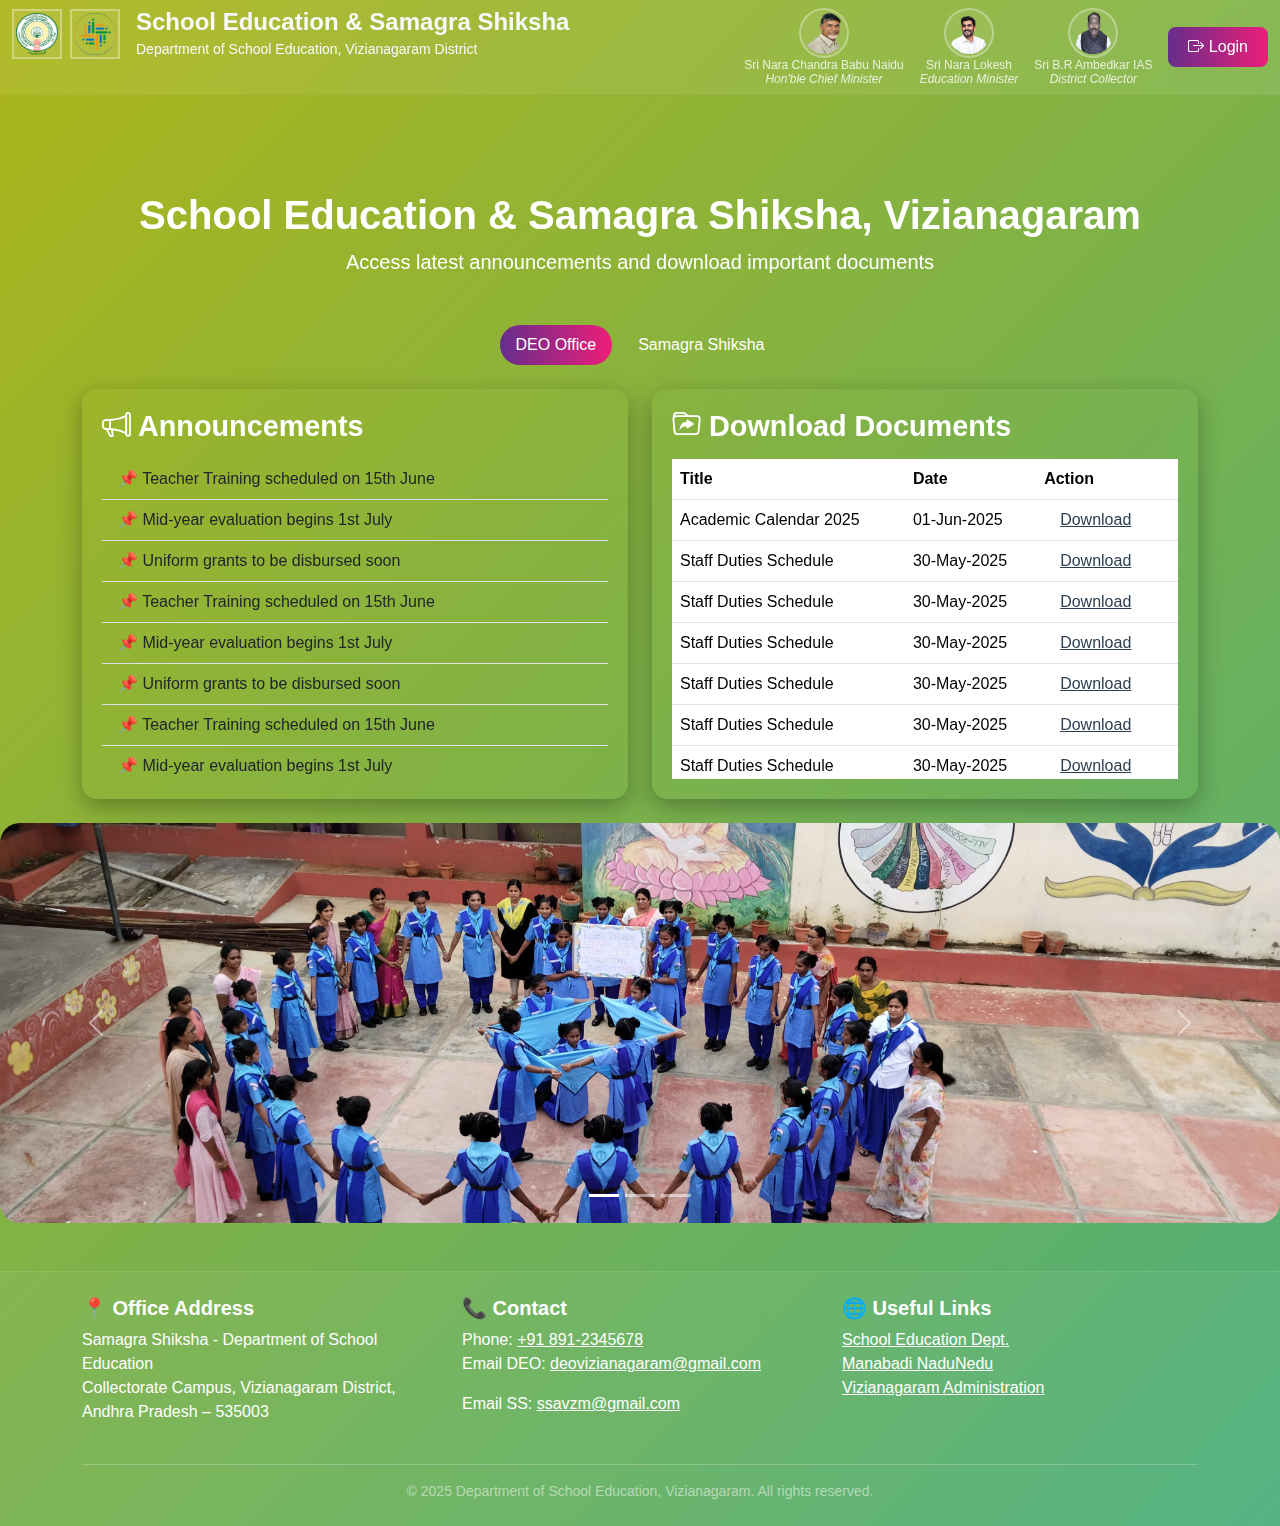
<file: Frontend/index.html>
<!DOCTYPE html>
<html lang="en">
<head>
    <meta charset="UTF-8">
    <title>SS – School Education Public Portal</title>
    <meta name="viewport" content="width=device-width, initial-scale=1">

    <!-- Bootstrap 5 CSS -->
    <link href="https://cdn.jsdelivr.net/npm/bootstrap@5.3.3/dist/css/bootstrap.min.css" rel="stylesheet">
    <!-- Bootstrap Icons -->
    <link href="https://cdn.jsdelivr.net/npm/bootstrap-icons/font/bootstrap-icons.css" rel="stylesheet">
    <!-- AOS Animations -->
    <link href="https://unpkg.com/aos@2.3.4/dist/aos.css" rel="stylesheet" />
    
    <style>
        body {
            background: linear-gradient(135deg, #adb518, #4caf7d);
            font-family: 'Segoe UI', sans-serif;
            color: #fff;
        }

        .glass-card {
            background: rgba(255, 255, 255, 0);
            border-radius: 15px;
            backdrop-filter: blur(12px);
            padding: 20px;
            box-shadow: 0 8px 24px rgba(0,0,0,0.3);
            transition: transform 0.3s ease;
        }

        .glass-card:hover {
            transform: scale(1.02);
        }

        .section-title {
            font-size: 1.8rem;
            font-weight: 700;
            margin-bottom: 1rem;
        }

        .nav-pills .nav-link.active {
            background: linear-gradient(90deg, #662D8C, #ED1E79);
            border-radius: 25px;
        }

        .nav-pills .nav-link {
            color: #fff;
            margin: 0 5px;
        }

        .download-btn {
            background: #ffffff22;
            color: #2C3E50;
            border: 1px solid #fff;
            border-radius: 10px;
            padding: 5px 15px;
        }

        .download-btn:hover {
            background-color: #fff;
            color: #000;
        }

        footer {
            margin-top: 50px;
            padding: 20px 0;
            text-align: center;
            background-color: rgba(255,255,255,0.05);
        }
        .navbar .small {
            font-size: 0.75rem;
            line-height: 1.2;
            color: #ffffffcc;
        }
        .navbar img {
            border: 2px solid #ffffff55;
            background-color: #ffffff11;
            padding: 2px;
        }

        /* Make navbar sticky + smooth background on scroll */
        .navbar {
            position: sticky;
            top: 0;
            z-index: 1000;
            background: rgba(255, 255, 255, 0.08);
            backdrop-filter: blur(10px);
            transition: background 0.3s ease, box-shadow 0.3s ease;
        }

        /* Optional: add shadow when scrolling */
        .navbar.scrolled {
            background: rgba(0, 0, 0, 0.6);
            box-shadow: 0 4px 10px rgba(0,0,0,0.3);
        }

        .carousel-item img {
            height: 400px;
            object-fit: cover;
            border-radius: 15px;
            box-shadow: 0 6px 20px rgba(0,0,0,0.4);
        }

        .carousel {
            border-radius: 20px;
            overflow: hidden;
        }

        /* Mobile responsive styles */
        @media (max-width: 767px) {
            .navbar .text-light h4 {
                font-size: 1.1rem;
            }

            .navbar .small {
                font-size: 0.6rem;
            }

            .navbar img {
                width: 35px;
                height: 35px;
            }

            .navbar-content {
                flex-direction: column;
                align-items: flex-start !important;
                gap: 15px;
            }

            .officials-section {
                display: flex;
                flex-wrap: wrap;
                justify-content: center;
                gap: 15px;
                width: 100%;
            }

            .official-item {
                flex: 0 0 auto;
            }

            .login-section {
                align-self: center;
            }
        }

        /* Scrollable section styling */
        .scrollable-section {
            max-height: 320px;
            overflow-y: auto;
            scrollbar-width: thin;
            scrollbar-color: #ffffff55 transparent;
        }

        .scrollable-section::-webkit-scrollbar {
            width: 6px;
        }
        .scrollable-section::-webkit-scrollbar-thumb {
            background-color: rgba(255, 255, 255, 0.4);
            border-radius: 4px;
        }
        .scrollable-section::-webkit-scrollbar-track {
            background: transparent;
        }

        .login-btn {
            background: linear-gradient(90deg, #662D8C, #ED1E79);
            color: white;
            border: none;
            padding: 8px 20px;
            border-radius: 8px;
            font-weight: 500;
            transition: transform 0.2s ease;
        }

        .login-btn:hover {
            transform: translateY(-2px);
        }
    </style>

    <script>
        window.addEventListener('scroll', function () {
            const navbar = document.querySelector('.navbar');
            if (window.scrollY > 20) {
                navbar.classList.add('scrolled');
            } else {
                navbar.classList.remove('scrolled');
            }
        });
    </script>

</head>
<body>

<!-- Fixed Non-Collapsible Navbar -->
<nav class="navbar navbar-dark py-2">
  <div class="container-fluid">
    <div class="d-flex justify-content-between align-items-start w-100 navbar-content">
      
      <!-- Left Side: Emblems + Text -->
      <div class="d-flex align-items-center">
        <img src="assets\APEmblem.png" alt="AP Emblem" width="50" height="50" class="me-2">
        <img src="assets/samagra.png" alt="SS Emblem" width="50" height="50" class="me-3">
        <div class="text-light">
          <h4 class="mb-0 fw-bold">School Education & Samagra Shiksha</h4>
          <small>Department of School Education, Vizianagaram District</small>
        </div>
      </div>

      <!-- Right Side: Officials + Login -->
      <div class="d-flex align-items-center gap-3 officials-section">
        <div class="text-center official-item">
          <img src="assets/CBN.png" alt="CM" class="rounded-circle" width="50" height="50">
          <div class="small">Sri Nara Chandra Babu Naidu<br><em>Hon'ble Chief Minister</em></div>
        </div>
        <div class="text-center official-item">
          <img src="assets/lokesh.png" alt="Minister" class="rounded-circle" width="50" height="50">
          <div class="small">Sri Nara Lokesh<br><em>Education Minister</em></div>
        </div>
        <div class="text-center official-item">
          <img src="assets/collector.png" alt="Collector" class="rounded-circle" width="50" height="50">
          <div class="small">Sri B.R Ambedkar IAS<br><em>District Collector</em></div>
        </div>
        <div class="login-section">
          <a href="AdminPage.html"><button class="login-btn"><i class="bi bi-box-arrow-right"></i> Login</button></a>
        </div>
      </div>

    </div>
  </div>
</nav>



<!-- Page Header -->
<div class="container text-center mt-5 pt-5" data-aos="fade-down">
    <h1 class="display-6 fw-bold">School Education & Samagra Shiksha, Vizianagaram</h1>
    <p class="lead">Access latest announcements and download important documents</p>
    

  </div>
</div>

<!-- Section Tabs -->
<div class="container mt-5">
    <ul class="nav nav-pills justify-content-center mb-4" id="sectionTabs" role="tablist">
        <li class="nav-item" role="presentation">
            <button class="nav-link active" id="deo-tab" data-bs-toggle="pill" data-bs-target="#deo" type="button" role="tab">DEO Office</button>
        </li>
        <li class="nav-item" role="presentation">
            <button class="nav-link" id="samagra-tab" data-bs-toggle="pill" data-bs-target="#samagra" type="button" role="tab">Samagra Shiksha</button>
        </li>
    </ul>

    <div class="tab-content" id="sectionTabsContent">
        <!-- DEO Office Section -->
        <div class="tab-pane fade show active" id="deo" role="tabpanel">
            <div class="row g-4">
                <div class="col-md-6" data-aos="fade-right">
                    <div class="glass-card">
                        <h3 class="section-title"><i class="bi bi-megaphone"></i> Announcements</h3>
                        <ul class="list-group list-group-flush text-white scrollable-section">
                            <li class="list-group-item bg-transparent">📌 Teacher Training scheduled on 15th June</li>
                            <li class="list-group-item bg-transparent">📌 Mid-year evaluation begins 1st July</li>
                            <li class="list-group-item bg-transparent">📌 Uniform grants to be disbursed soon</li>
                            <li class="list-group-item bg-transparent">📌 Teacher Training scheduled on 15th June</li>
                            <li class="list-group-item bg-transparent">📌 Mid-year evaluation begins 1st July</li>
                            <li class="list-group-item bg-transparent">📌 Uniform grants to be disbursed soon</li>
                            <li class="list-group-item bg-transparent">📌 Teacher Training scheduled on 15th June</li>
                            <li class="list-group-item bg-transparent">📌 Mid-year evaluation begins 1st July</li>
                            <li class="list-group-item bg-transparent">📌 Uniform grants to be disbursed soon</li>
                        </ul>
                    </div>
                </div>
                <div class="col-md-6" data-aos="fade-left">
                    <div class="glass-card">
                        <h3 class="section-title"><i class="bi bi-folder-symlink"></i> Download Documents</h3>
                        <div class="scrollable-section">
                        <table class="table text-white mb-0">

                            <thead>
                                <tr>
                                    <th>Title</th>
                                    <th>Date</th>
                                    <th>Action</th>
                                </tr>
                            </thead>
                            <tbody>
                                <tr>
                                    <td>Academic Calendar 2025</td>
                                    <td>01-Jun-2025</td>
                                    <td><a href="#" class="download-btn">Download</a></td>
                                </tr>
                                <tr>
                                    <td>Staff Duties Schedule</td>
                                    <td>30-May-2025</td>
                                    <td><a href="#" class="download-btn">Download</a></td>
                                </tr>
                                <tr>
                                    <td>Staff Duties Schedule</td>
                                    <td>30-May-2025</td>
                                    <td><a href="#" class="download-btn">Download</a></td>
                                </tr>
                                <tr>
                                    <td>Staff Duties Schedule</td>
                                    <td>30-May-2025</td>
                                    <td><a href="#" class="download-btn">Download</a></td>
                                </tr>
                                <tr>
                                    <td>Staff Duties Schedule</td>
                                    <td>30-May-2025</td>
                                    <td><a href="#" class="download-btn">Download</a></td>
                                </tr>
                                <tr>
                                    <td>Staff Duties Schedule</td>
                                    <td>30-May-2025</td>
                                    <td><a href="#" class="download-btn">Download</a></td>
                                </tr>
                                <tr>
                                    <td>Staff Duties Schedule</td>
                                    <td>30-May-2025</td>
                                    <td><a href="#" class="download-btn">Download</a></td>
                                </tr>
                                
                            </tbody>
                        </table>
                        </div>
                    </div>
                </div>
            </div>
        </div>

        <!-- Samagra Shiksha Section -->
        <div class="tab-pane fade" id="samagra" role="tabpanel">
            <div class="row g-4">
                <div class="col-md-6" data-aos="fade-right">
                    <div class="glass-card">
                        <h3 class="section-title"><i class="bi bi-megaphone-fill"></i> Announcements</h3>
                        <ul class="list-group list-group-flush text-white scrollable-section">
                            <li class="list-group-item bg-transparent">📌 Digital Learning Survey Results out now</li>
                            <li class="list-group-item bg-transparent">📌 Orientation Program on 10th June</li>
                            <li class="list-group-item bg-transparent">📌 Teacher Training scheduled on 15th June</li>
                            <li class="list-group-item bg-transparent">📌 Mid-year evaluation begins 1st July</li>
                            <li class="list-group-item bg-transparent">📌 Uniform grants to be disbursed soon</li>
                            <li class="list-group-item bg-transparent">📌 Teacher Training scheduled on 15th June</li>
                            <li class="list-group-item bg-transparent">📌 Mid-year evaluation begins 1st July</li>
                            <li class="list-group-item bg-transparent">📌 Uniform grants to be disbursed soon</li>
                            <li class="list-group-item bg-transparent">📌 Teacher Training scheduled on 15th June</li>
                            <li class="list-group-item bg-transparent">📌 Mid-year evaluation begins 1st July</li>
                            <li class="list-group-item bg-transparent">📌 Uniform grants to be disbursed soon</li>
                        </ul>
                    </div>
                </div>
                <div class="col-md-6" data-aos="fade-left">
                    <div class="glass-card">
                        <h3 class="section-title"><i class="bi bi-file-earmark-arrow-down"></i> Download Documents</h3>
                        <div class="scrollable-section">
                        <table class="table text-white">
                            <thead>
                                <tr>
                                    <th>Title</th>
                                    <th>Date</th>
                                    <th>Action</th>
                                </tr>
                            </thead>
                            <tbody>
                                <tr>
                                    <td>Budget Utilization Report</td>
                                    <td>28-May-2025</td>
                                    <td><a href="#" class="download-btn">Download</a></td>
                                </tr>
                                <tr>
                                    <td>ICT Lab Setup Guidelines</td>
                                    <td>22-May-2025</td>
                                    <td><a href="#" class="download-btn">Download</a></td>
                                </tr>
                                <tr>
                                    <td>Staff Duties Schedule</td>
                                    <td>30-May-2025</td>
                                    <td><a href="#" class="download-btn">Download</a></td>
                                </tr>
                                <tr>
                                    <td>Staff Duties Schedule</td>
                                    <td>30-May-2025</td>
                                    <td><a href="#" class="download-btn">Download</a></td>
                                </tr>
                                <tr>
                                    <td>Staff Duties Schedule</td>
                                    <td>30-May-2025</td>
                                    <td><a href="#" class="download-btn">Download</a></td>
                                </tr>
                                <tr>
                                    <td>Staff Duties Schedule</td>
                                    <td>30-May-2025</td>
                                    <td><a href="#" class="download-btn">Download</a></td>
                                </tr>
                                <tr>
                                    <td>Staff Duties Schedule</td>
                                    <td>30-May-2025</td>
                                    <td><a href="#" class="download-btn">Download</a></td>
                                </tr>
                                <tr>
                                    <td>Staff Duties Schedule</td>
                                    <td>30-May-2025</td>
                                    <td><a href="#" class="download-btn">Download</a></td>
                                </tr>
                            </tbody>
                        </table>
                        </div>
                    </div>
                </div>
            </div>
        </div>
    </div>
</div>


<!-- Carousel Section -->
 <div class="mt-4">
  <div id="sectionCarousel" class="carousel slide" data-bs-ride="carousel">
    <div class="carousel-indicators">
    <button type="button" data-bs-target="#carouselExampleIndicators" data-bs-slide-to="0" class="active" aria-current="true" aria-label="Slide 1"></button>
    <button type="button" data-bs-target="#carouselExampleIndicators" data-bs-slide-to="1" aria-label="Slide 2"></button>
    <button type="button" data-bs-target="#carouselExampleIndicators" data-bs-slide-to="2" aria-label="Slide 3"></button>
  </div>
    <div class="carousel-inner">
      <div class="carousel-item active">
        <img src="assets/Children pic 1.jpg" class="d-block w-100 rounded-4" alt="Event 1">
      </div>
      <div class="carousel-item">
        <img src="assets/Children pic 2.jpg" class="d-block w-100 rounded-4" alt="Event 2">
      </div>
      <div class="carousel-item">
        <img src="assets/Children pic 3.jpg" class="d-block w-100 rounded-4" alt="Event 3">
      </div>
    </div>
    <!-- Controls -->
    <button class="carousel-control-prev" type="button" data-bs-target="#sectionCarousel" data-bs-slide="prev">
      <span class="carousel-control-prev-icon"></span>
    </button>
    <button class="carousel-control-next" type="button" data-bs-target="#sectionCarousel" data-bs-slide="next">
      <span class="carousel-control-next-icon"></span>
    </button>
  </div>
</div>

<!-- Footer Section -->

<footer class="mt-5 py-4 text-white" style="background: rgba(255,255,255,0.05); border-top: 1px solid rgba(255,255,255,0.1);">
  <div class="container">
    <div class="row gy-3 text-center text-md-start">

      <!-- Contact Info -->
      <div class="col-md-4">
        <h5 class="fw-bold mb-2">📍 Office Address</h5>
        <p class="mb-0">Samagra Shiksha - Department of School Education</p>
        <p>Collectorate Campus, Vizianagaram District, Andhra Pradesh – 535003</p>
      </div>

      <!-- Contact Details -->
      <div class="col-md-4">
        <h5 class="fw-bold mb-2">📞 Contact</h5>
        <p class="mb-0">Phone: <a href="tel:+918912345678" class="text-white text-decoration-underline">+91 891-2345678</a></p>
        <p>Email DEO: <a href="mailto:deovizianagaram@gmail.com" class="text-white text-decoration-underline">deovizianagaram@gmail.com</a></p>
        <p>Email SS: <a href="mailto:ssavzm@gmail.com" class="text-white text-decoration-underline">ssavzm@gmail.com</a></p>
      </div>

      <!-- Useful Links / Logo -->
      <div class="col-md-4">
        <h5 class="fw-bold mb-2">🌐 Useful Links</h5>
        <ul class="list-unstyled">
          <li><a href="https://cse.ap.gov.in" class="text-white text-decoration-underline">School Education Dept.</a></li>
          <li><a href="https://schoolinfra.ap.gov.in/STMSWorks/" class="text-white text-decoration-underline">Manabadi NaduNedu</a></li>
          <li><a href="https://vizianagaram.ap.gov.in/notice/recruitment-of-non-teaching-staff-eligible-candidates-for-interview-for-filling-up-of-posts-of-non-teaching-staff-in-type-iii-kgbvs-on-outsourcing-basis-in-vizianagaram-district-samagra-shiksha-vi/" class="text-white text-decoration-underline">Vizianagaram Administration</a></li>
        </ul>
      </div>

    </div>

    <hr class="border-light mt-4">
    <div class="text-center small text-white-50">
      &copy; 2025 Department of School Education, Vizianagaram. All rights reserved.
    </div>
  </div>
</footer>


<!-- JS Scripts -->
<script src="https://cdn.jsdelivr.net/npm/bootstrap@5.3.3/dist/js/bootstrap.bundle.min.js"></script>
<script src="https://unpkg.com/aos@2.3.4/dist/aos.js"></script>
<script>
    AOS.init();
</script>

</body>
</html>
</file>
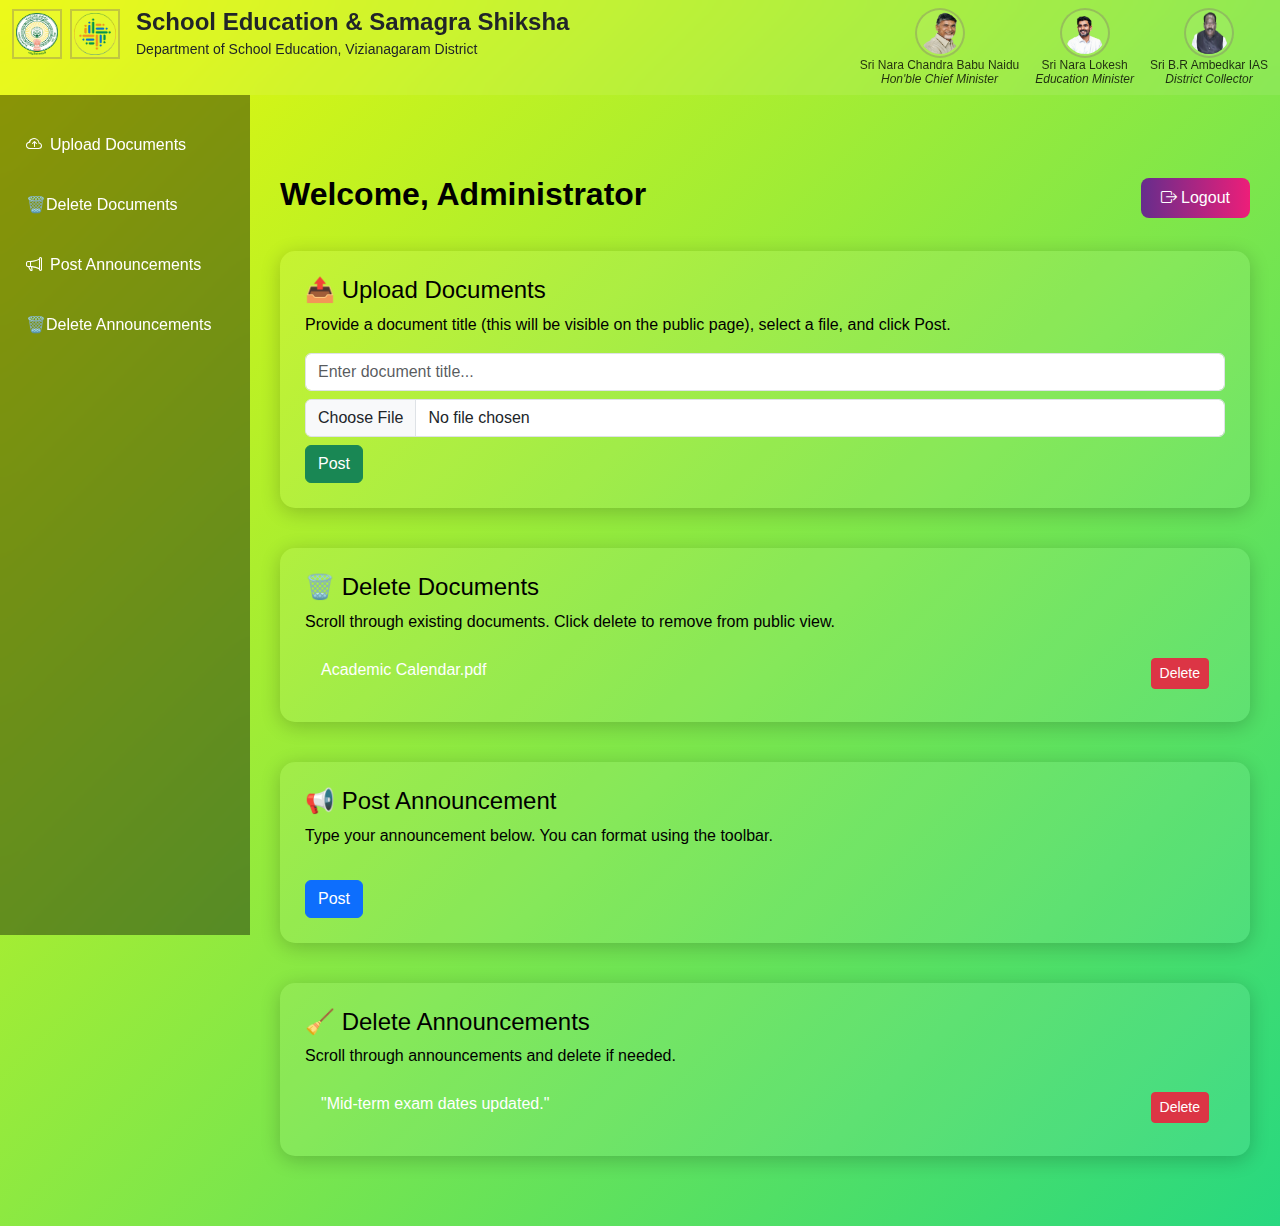
<file: Frontend/AdminPage.html>
<!DOCTYPE html>
<html lang="en">
<head>
  <meta charset="UTF-8" />
  <meta name="viewport" content="width=device-width, initial-scale=1" />
  <title>Admin Dashboard - SS</title>

  <!-- Bootstrap CSS & Icons -->
  <link href="https://cdn.jsdelivr.net/npm/bootstrap@5.3.3/dist/css/bootstrap.min.css" rel="stylesheet" />
  <link href="https://cdn.jsdelivr.net/npm/bootstrap-icons/font/bootstrap-icons.css" rel="stylesheet" />
  <!-- Quill Editor -->
  <link href="https://cdn.quilljs.com/1.3.6/quill.snow.css" rel="stylesheet" />

  <style>
    body {
      background: linear-gradient(135deg, #edf906, #27d880);
      color: #000000;
      font-family: 'Segoe UI', sans-serif;
      scroll-behavior: smooth;
    }

    .navbar {
      position: sticky;
      top: 0;
      z-index: 1000;
      background: rgba(255, 255, 255, 0.08);
      backdrop-filter: blur(10px);
      transition: background 0.3s ease, box-shadow 0.3s ease;
    }

    .navbar.scrolled {
      background: rgba(0, 0, 0, 0.6);
      box-shadow: 0 4px 10px rgba(0,0,0,0.3);
    }

    .navbar .small {
      font-size: 0.75rem;
      line-height: 1.2;
      color: #000000cc;
    }

    .navbar img {
      border: 2px solid #78626255;
      background-color: #ffffff11;
      padding: 2px;
    }

    .sidebar {
        width: 250px;
        background: rgba(0, 0, 0, 0.4);
        backdrop-filter: blur(8px);
        position: fixed;
        height: calc(100vh - 60px);
        top: 95px;
        left: 0;
        padding-top: 20px;
        overflow-y: auto;
        z-index: 1001;
        transition: all 0.3s ease;
    }

    .sidebar .nav-link {
      color: white;
      margin: 10px;
      font-weight: 500;
    }

    .sidebar .nav-link:hover,
    .sidebar .nav-link.active {
      background: linear-gradient(90deg, #662D8C, #ED1E79);
      border-radius: 10px;
    }

    .sidebar-toggler {
      background: white;
      border-radius: 50%;
      padding: 5px 10px;
      margin-right: 10px;
      border: none;
    }

    .main {
      margin-left: 250px;
      padding: 80px 30px 30px 30px;
      transition: margin-left 0.3s ease;
    }

    .glass-card {
      background: rgba(255, 255, 255, 0.08);
      padding: 25px;
      border-radius: 15px;
      margin-bottom: 40px;
      box-shadow: 0 4px 20px rgba(0,0,0,0.2);
    }

    .scrollable-box {
      max-height: 250px;
      overflow-y: auto;
      scrollbar-width: thin;
    }

    .scrollable-box::-webkit-scrollbar {
      width: 6px;
    }

    .scrollable-box::-webkit-scrollbar-thumb {
      background: rgba(255, 255, 255, 0.4);
      border-radius: 3px;
    }

    .topbar {
      display: flex;
      justify-content: space-between;
      align-items: center;
      margin-bottom: 30px;
    }

    .logout-btn {
      background: linear-gradient(90deg, #662D8C, #ED1E79);
      color: white;
      border: none;
      padding: 8px 20px;
      border-radius: 8px;
      font-weight: 500;
      transition: transform 0.2s ease;
    }

    .logout-btn:hover {
      transform: translateY(-2px);
    }

    /* Quill Editor Styling */
    .ql-editor {
      color: #333 !important;
      background: white;
      min-height: 150px;
    }

    .ql-toolbar {
      border-top: 1px solid #ccc;
      border-left: 1px solid #ccc;
      border-right: 1px solid #ccc;
    }

    .ql-container {
      border-bottom: 1px solid #ccc;
      border-left: 1px solid #ccc;
      border-right: 1px solid #ccc;
    }

    /* Mobile responsive styles */
    @media (max-width: 767px) {
      .navbar .text-light h4 {
        font-size: 1.1rem;
      }

      .navbar .small {
        font-size: 0.6rem;
      }

      .navbar img {
        width: 35px;
        height: 35px;
      }

      .navbar-content {
        flex-direction: column;
        align-items: flex-start !important;
        gap: 15px;
      }

      .officials-section {
        display: flex;
        flex-wrap: wrap;
        justify-content: center;
        gap: 15px;
        width: 100%;
      }

      .official-item {
        flex: 0 0 auto;
      }

      .sidebar {
        left: -260px;
      }

      .sidebar.active {
        left: 0;
      }

      .main {
        margin-left: 0;
        padding: 90px 20px;
      }

      .topbar {
        flex-direction: column;
        gap: 15px;
        text-align: center;
      }
    }
  </style>
</head>
<body>

<!-- Fixed Non-Collapsible Navbar -->
<nav class="navbar navbar-dark py-2">
  <div class="container-fluid">
    <div class="d-flex justify-content-between align-items-start w-100 navbar-content">
      
      <!-- Left Side: Emblems + Text -->
      <div class="d-flex align-items-center">
        <img src="assets/APEmblem.png" alt="AP Emblem" width="50" height="50" class="me-2" />
        <img src="./assets/samagra.png" alt="SS Emblem" width="50" height="50" class="me-3" />
        <div class="text-dark">
          <h4 class="mb-0 fw-bold">School Education & Samagra Shiksha</h4>
          <small>Department of School Education, Vizianagaram District</small>
        </div>
      </div>

      <!-- Right Side: Officials -->
      <div class="d-flex align-items-center gap-3 officials-section">
        <div class="text-center official-item">
          <img src="assets/CBN.png" alt="CM" class="rounded-circle" width="50" height="50" />
          <div class="small">Sri Nara Chandra Babu Naidu<br /><em>Hon'ble Chief Minister</em></div>
        </div>
        <div class="text-center official-item">
          <img src="assets/lokesh.png" alt="Minister" class="rounded-circle" width="50" height="50" />
          <div class="small">Sri Nara Lokesh<br /><em>Education Minister</em></div>
        </div>
        <div class="text-center official-item">
          <img src="assets/collector.png" alt="Collector" class="rounded-circle" width="50" height="50" />
          <div class="small">Sri B.R Ambedkar IAS<br /><em>District Collector</em></div>
        </div>
      </div>

    </div>
  </div>
</nav>

<!-- Sidebar -->
<div class="sidebar" id="sidebar">
  <nav class="nav flex-column">
    <a class="nav-link" href="#upload-docs"><i class="bi bi-cloud-arrow-up me-2"></i>Upload Documents</a>
    <a class="nav-link" href="#delete-docs">🗑️Delete Documents</a>
    <a class="nav-link" href="#post-announcement"><i class="bi bi-megaphone me-2"></i>Post Announcements</a>
    <a class="nav-link" href="#delete-announcement">🗑️Delete Announcements</a>
  </nav>
</div>

<!-- Main Content -->
<div class="main">
  <div class="topbar">
    <h2 class="fw-bold">Welcome, Administrator</h2>
    <a href="index.html"><button class="logout-btn"><i class="bi bi-box-arrow-right"></i> Logout</button></a>
  </div>

  <div class="glass-card" id="upload-docs">
    <h4>📤 Upload Documents</h4>
    <p>Provide a document title (this will be visible on the public page), select a file, and click Post.</p>
    <input type="text" class="form-control mb-2" placeholder="Enter document title..." />
    <input type="file" class="form-control mb-2" />
    <button class="btn btn-success">Post</button>
  </div>

  <div class="glass-card" id="delete-docs">
    <h4>🗑️ Delete Documents</h4>
    <p>Scroll through existing documents. Click delete to remove from public view.</p>
    <div class="scrollable-box">
      <ul class="list-group list-group-flush">
        <li class="list-group-item d-flex justify-content-between bg-transparent text-white">
          Academic Calendar.pdf <button class="btn btn-sm btn-danger">Delete</button>
        </li>
      </ul>
    </div>
  </div>

  <div class="glass-card" id="post-announcement">
    <h4>📢 Post Announcement</h4>
    <p>Type your announcement below. You can format using the toolbar.</p>
    <div id="editor"></div>
    <button class="btn btn-primary mt-3" onclick="getEditorContent()">Post</button>
  </div>

  <div class="glass-card" id="delete-announcement">
    <h4>🧹 Delete Announcements</h4>
    <p>Scroll through announcements and delete if needed.</p>
    <div class="scrollable-box">
      <ul class="list-group list-group-flush">
        <li class="list-group-item d-flex justify-content-between bg-transparent text-white">
          "Mid-term exam dates updated." <button class="btn btn-sm btn-danger">Delete</button>
        </li>
      </ul>
    </div>
  </div>
</div>

<!-- Scripts -->
<script src="https://cdn.jsdelivr.net/npm/bootstrap@5.3.3/dist/js/bootstrap.bundle.min.js"></script>
<script src="https://cdn.quilljs.com/1.3.6/quill.min.js"></script>
<script>
  // Initialize Quill editor
  let quill;
  
  // Wait for DOM to be fully loaded
  document.addEventListener('DOMContentLoaded', function() {
    quill = new Quill('#editor', {
      modules: {
        toolbar: [
          [{ header: [1, 2, 3, false] }],
          ['bold', 'italic', 'underline', 'strike'],
          ['blockquote', 'code-block'],
          [{ list: 'ordered'}, { list: 'bullet' }],
          ['link', 'image'],
          ['clean']
        ],
      },
      placeholder: 'Write your announcement here...',
      theme: 'snow'
    });
  });

  // Function to get editor content
  function getEditorContent() {
    if (quill) {
      const content = quill.getContents();
      const htmlContent = quill.root.innerHTML;
      console.log('Editor content:', content);
      console.log('HTML content:', htmlContent);
      
      // Here you can process the content as needed
      alert('Announcement posted! (Check console for content)');
    }
  }

  // Sidebar toggle (currently commented out in HTML)
  /*
  const sidebar = document.getElementById('sidebar');
  const toggleButton = document.getElementById('toggleSidebar');
  if (toggleButton) {
    toggleButton.addEventListener('click', () => {
      sidebar.classList.toggle('active');
    });
  }
  */

  // Optional: Sticky navbar scroll effect
  window.addEventListener('scroll', function () {
    const nav = document.querySelector('.navbar');
    nav.classList.toggle('scrolled', window.scrollY > 10);
  });
</script>
</body>
</html>
</file>
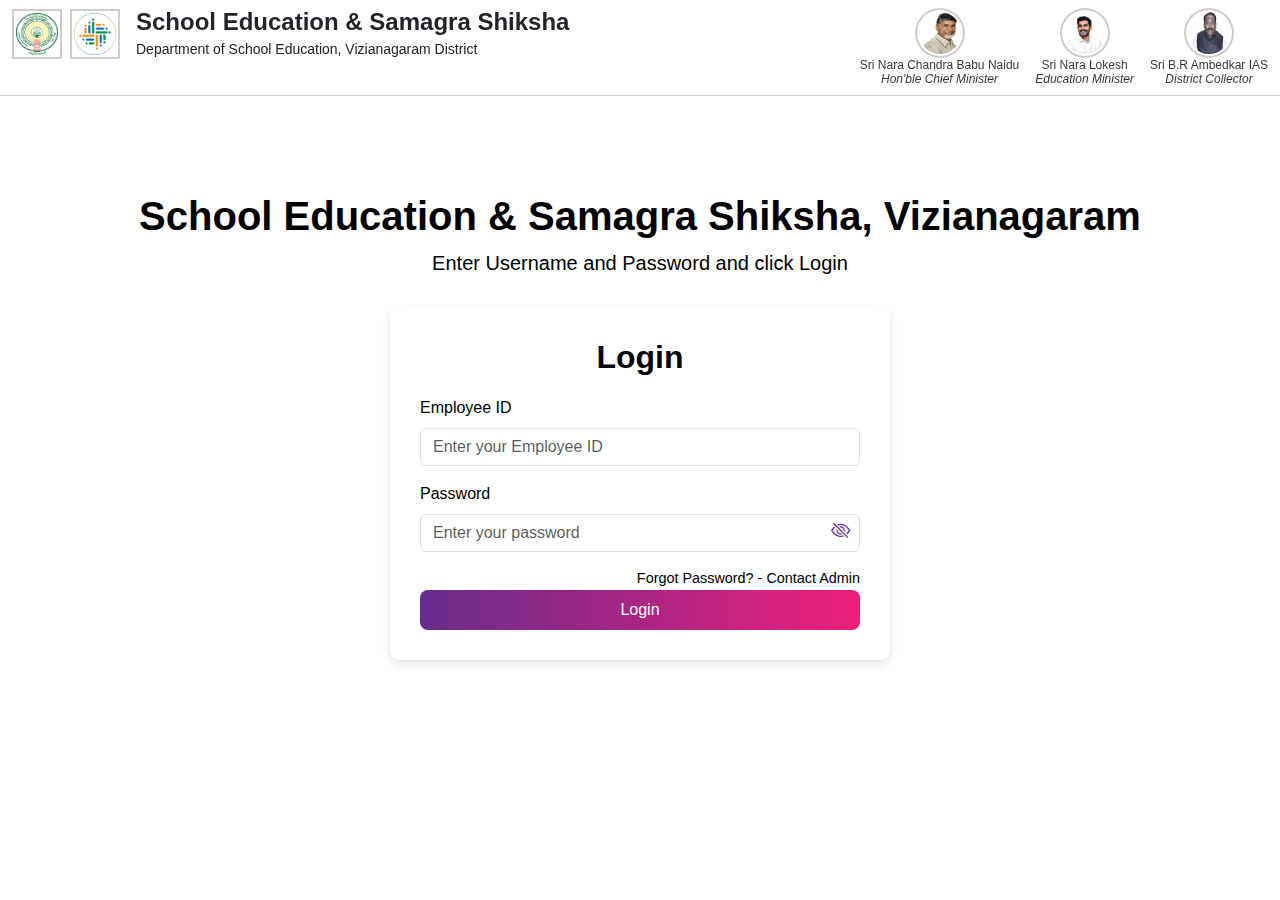
<file: Frontend/LoginPage.html>
<!DOCTYPE html>
<html lang="en">
<head>
  <meta charset="UTF-8" />
  <meta name="viewport" content="width=device-width, initial-scale=1" />
  <title>Admin Dashboard - SS</title>

  <!-- Bootstrap CSS & Icons -->
  <!-- Bootstrap 5 CSS -->
    <link href="bootstrap-5.3.3-dist\css\bootstrap.min.css" rel="stylesheet">
  <link href="https://cdn.jsdelivr.net/npm/bootstrap-icons/font/bootstrap-icons.css" rel="stylesheet" />
  <!-- Quill Editor -->
  <link href="https://cdn.quilljs.com/1.3.6/quill.snow.css" rel="stylesheet" />
  <!-- Custom CSS -->
  <link href="styles.css" rel="stylesheet">
</head>
<body>

<!-- Fixed Non-Collapsible Navbar -->
<nav class="navbar navbar-dark py-2">
  <div class="container-fluid">
    <div class="d-flex justify-content-between align-items-start w-100 navbar-content">
      
      <!-- Left Side: Emblems + Text -->
      <div class="d-flex align-items-center">
        <img src="assets/APEmblem.png" alt="AP Emblem" width="50" height="50" class="me-2" />
        <img src="assets/samagra.png" alt="SS Emblem" width="50" height="50" class="me-3" />
        <div class="text-dark">
          <h4 class="mb-0 fw-bold">School Education & Samagra Shiksha</h4>
          <small>Department of School Education, Vizianagaram District</small>
        </div>
      </div>

      <!-- Right Side: Officials -->
      <div class="d-flex align-items-center gap-3 officials-section">
        <div class="text-center official-item">
          <img src="assets/CBN.png" alt="CM" class="rounded-circle" width="50" height="50" />
          <div class="small">Sri Nara Chandra Babu Naidu<br /><em>Hon'ble Chief Minister</em></div>
        </div>
        <div class="text-center official-item">
          <img src="assets/lokesh.png" alt="Minister" class="rounded-circle" width="50" height="50" />
          <div class="small">Sri Nara Lokesh<br /><em>Education Minister</em></div>
        </div>
        <div class="text-center official-item">
          <img src="assets/collector.png" alt="Collector" class="rounded-circle" width="50" height="50" />
          <div class="small">Sri B.R Ambedkar IAS<br /><em>District Collector</em></div>
        </div>
      </div>

    </div>
  </div>
</nav>


<!-- Hero Section -->
     
    <!-- Page Header -->
<div class="container text-center mt-5 pt-5" data-aos="fade-down">
    <h1 class="display-6 fw-bold">School Education & Samagra Shiksha, Vizianagaram</h1>
    <p class="lead">Enter Username and Password and click Login</p>
</div>


<!-- Login Form -->
    <div class="login-form">
        <h2>Login</h2>
        <form>
            <div class="mb-3">
                <label for="employeeID" class="form-label">Employee ID</label>
                <input type="text" class="form-control" id="employeeID" placeholder="Enter your Employee ID" required>
            </div>
            <div class="mb-3 position-relative">
                <label for="password" class="form-label">Password</label>
                <input type="password" class="form-control" id="password" placeholder="Enter your password" required>
                <i class="bi bi-eye-slash toggle-password" id="togglePassword"></i>
            </div>
            <div class="forgot-password">
                <label for="forgotPassword">Forgot Password? - Contact Admin</label>
            </div>
            <div class="d-grid gap-2">
                <button type="submit" class="login-btn">Login</button>
            </div>
        </form>
    </div>

<script src="app.js" defer></script>
<script src=" bootstrap-5.3.3-dist/js/bootstrap.bundle.min.js"></script>

</body>
</html>
</file>
<file: Frontend/styles.css>
/* Global Styles */
body {
  background: linear-gradient(135deg, #ffffff, #ffffff);
  color: #000000;
  font-family: 'Segoe UI', sans-serif;
  scroll-behavior: smooth;
}

/* Glass Card Component */
.glass-card {
  background: rgba(255, 255, 255, 0.08);
  padding: 25px;
  border-radius: 15px;
  margin-bottom: 40px;
  box-shadow: 0 4px 20px rgba(0,0,0,0.2);
  backdrop-filter: blur(12px);
  transition: transform 0.3s ease;
}

.glass-card:hover {
  transform: scale(1.02);
}

/* Navbar Styles */
.navbar {
  position: sticky;
  top: 0;
  z-index: 1000;
  background: rgba(255, 255, 255, 0.08);
  border-bottom: 1px solid rgba(8, 8, 8, 0.197);
  backdrop-filter: blur(10px);
  transition: background 0.3s ease, box-shadow 0.3s ease;
}

.navbar.scrolled {
  background: rgba(0, 0, 0, 0.6);
  box-shadow: 0 4px 10px rgba(0,0,0,0.3);
}

.navbar .small {
  font-size: 0.75rem;
  line-height: 1.2;
  color: #000000cc;
}

.navbar img {
  border: 2px solid #78626255;
  background-color: #ffffff11;
  padding: 2px;
}

/* Button Styles */
.login-btn, .logout-btn {
  background: linear-gradient(90deg, #662D8C, #ED1E79);
  color: white;
  border: none;
  padding: 8px 20px;
  border-radius: 8px;
  font-weight: 500;
  transition: transform 0.2s ease;
}

.login-btn:hover, .logout-btn:hover {
  transform: translateY(-2px);
}

.download-btn {
  background: #ffffff22;
  color: #2C3E50;
  border: 1px solid #fff;
  border-radius: 10px;
  padding: 5px 15px;
}

.download-btn:hover {
  background-color: #fff;
  color: #000;
}

/* Section Titles */
.section-title {
  font-size: 1.8rem;
  font-weight: 700;
  margin-bottom: 1rem;
}

/* Navigation Pills */
.nav-pills .nav-link.active {
  background: linear-gradient(90deg, #662D8C, #ED1E79);
  border-radius: 25px;
}

.nav-pills .nav-link {
  color: #020000;
  margin: 0 5px;
}

/* Scrollable Sections */
.scrollable-section, .scrollable-box {
  max-height: 320px;
  overflow-y: auto;
  scrollbar-width: thin;
  scrollbar-color: #ffffff55 transparent;
}

.scrollable-box {
  max-height: 250px;
}

.scrollable-section::-webkit-scrollbar,
.scrollable-box::-webkit-scrollbar {
  width: 6px;
}

.scrollable-section::-webkit-scrollbar-thumb,
.scrollable-box::-webkit-scrollbar-thumb {
  background-color: rgba(255, 255, 255, 0.4);
  border-radius: 4px;
}

.scrollable-section::-webkit-scrollbar-track,
.scrollable-box::-webkit-scrollbar-track {
  background: transparent;
}

/* Carousel Styles */
.carousel-item img {
  height: 400px;
  object-fit: cover;
  border-radius: 15px;
  box-shadow: 0 6px 20px rgba(0,0,0,0.4);
}

.carousel {
  border-radius: 20px;
  overflow: hidden;
}

/* Footer Styles */
footer {
  margin-top: 50px;
  padding: 20px 0;
  text-align: center;
  background-color: rgba(0, 0, 0, 0.308);
  border-top: 1px solid rgba(8, 8, 8, 0.197);
}

/* Admin Page Specific Styles */
.sidebar {
  width: 250px;
  background: rgba(0, 0, 0, 0.4);
  backdrop-filter: blur(8px);
  position: fixed;
  height: calc(100vh - 60px);
  top: 95px;
  left: 0;
  padding-top: 20px;
  overflow-y: auto;
  z-index: 1001;
  transition: all 0.3s ease;
}

.sidebar .nav-link {
  color: white;
  margin: 10px;
  font-weight: 500;
}

.sidebar .nav-link:hover,
.sidebar .nav-link.active {
  background: linear-gradient(90deg, #662D8C, #ED1E79);
  border-radius: 10px;
}

.main {
  margin-left: 250px;
  padding: 80px 30px 30px 30px;
  transition: margin-left 0.3s ease;
}

.topbar {
  display: flex;
  justify-content: space-between;
  align-items: center;
  margin-bottom: 30px;
}

/* Quill Editor Styling */
.ql-editor {
  color: #333 !important;
  background: white;
  min-height: 150px;
}

.ql-toolbar {
  border-top: 1px solid #ccc;
  border-left: 1px solid #ccc;
  border-right: 1px solid #ccc;
}

.ql-container {
  border-bottom: 1px solid #ccc;
  border-left: 1px solid #ccc;
  border-right: 1px solid #ccc;
}

/* Mobile Responsive Styles */
@media (max-width: 767px) {
  .navbar .text-light h4 {
    font-size: 1.1rem;
  }

  .navbar .small {
    font-size: 0.6rem;
  }

  .navbar img {
    width: 35px;
    height: 35px;
  }

  .navbar-content {
    flex-direction: column;
    align-items: flex-start !important;
    gap: 15px;
  }

  .officials-section {
    display: flex;
    flex-wrap: wrap;
    justify-content: center;
    gap: 15px;
    width: 100%;
  }

  .official-item {
    flex: 0 0 auto;
  }

  .login-section {
    align-self: center;
  }

  /* Admin Page Mobile Styles */
  .sidebar {
    left: -260px;
  }

  .sidebar.active {
    left: 0;
  }

  .main {
    margin-left: 0;
    padding: 90px 20px;
  }

  .topbar {
    flex-direction: column;
    gap: 15px;
    text-align: center;
  }

  .scrollable-section, .scrollable-box {
    max-height: 250px;
  }
}

/* Login Page Styles */
.login-form {
    max-width: 500px;
    margin: 30px auto;
    background: white;
    padding: 30px;
    border-radius: 10px;
    box-shadow: 0 4px 10px rgba(0, 0, 0, 0.1);
  }
  
  .login-form h2 {
    margin-bottom: 20px;
    font-weight: bold;
    text-align: center;
  }
  
  .login-form .btn-primary {
    background: var(--primary-gradient);
    border: none;
    transition: all 0.3s ease;
  }
  
  .login-form .btn-primary:hover {
    background: linear-gradient(90deg, #ED1E79, #662D8C);
    transform: scale(1.05);
  }
  
  .login-form .forgot-password {
    text-align: right;
    font-size: 0.9rem;
  }
  
  .login-form .forgot-password a {
    text-decoration: none;
    color: #662D8C;
  }
  
  .login-form .forgot-password a:hover {
    text-decoration: underline;
  }
.toggle-password {
    position: absolute;
    right: 10px;
    top: 50%;
    
    cursor: pointer;
    font-size: 1.2rem;
    color: #662D8C;
}
</file>
